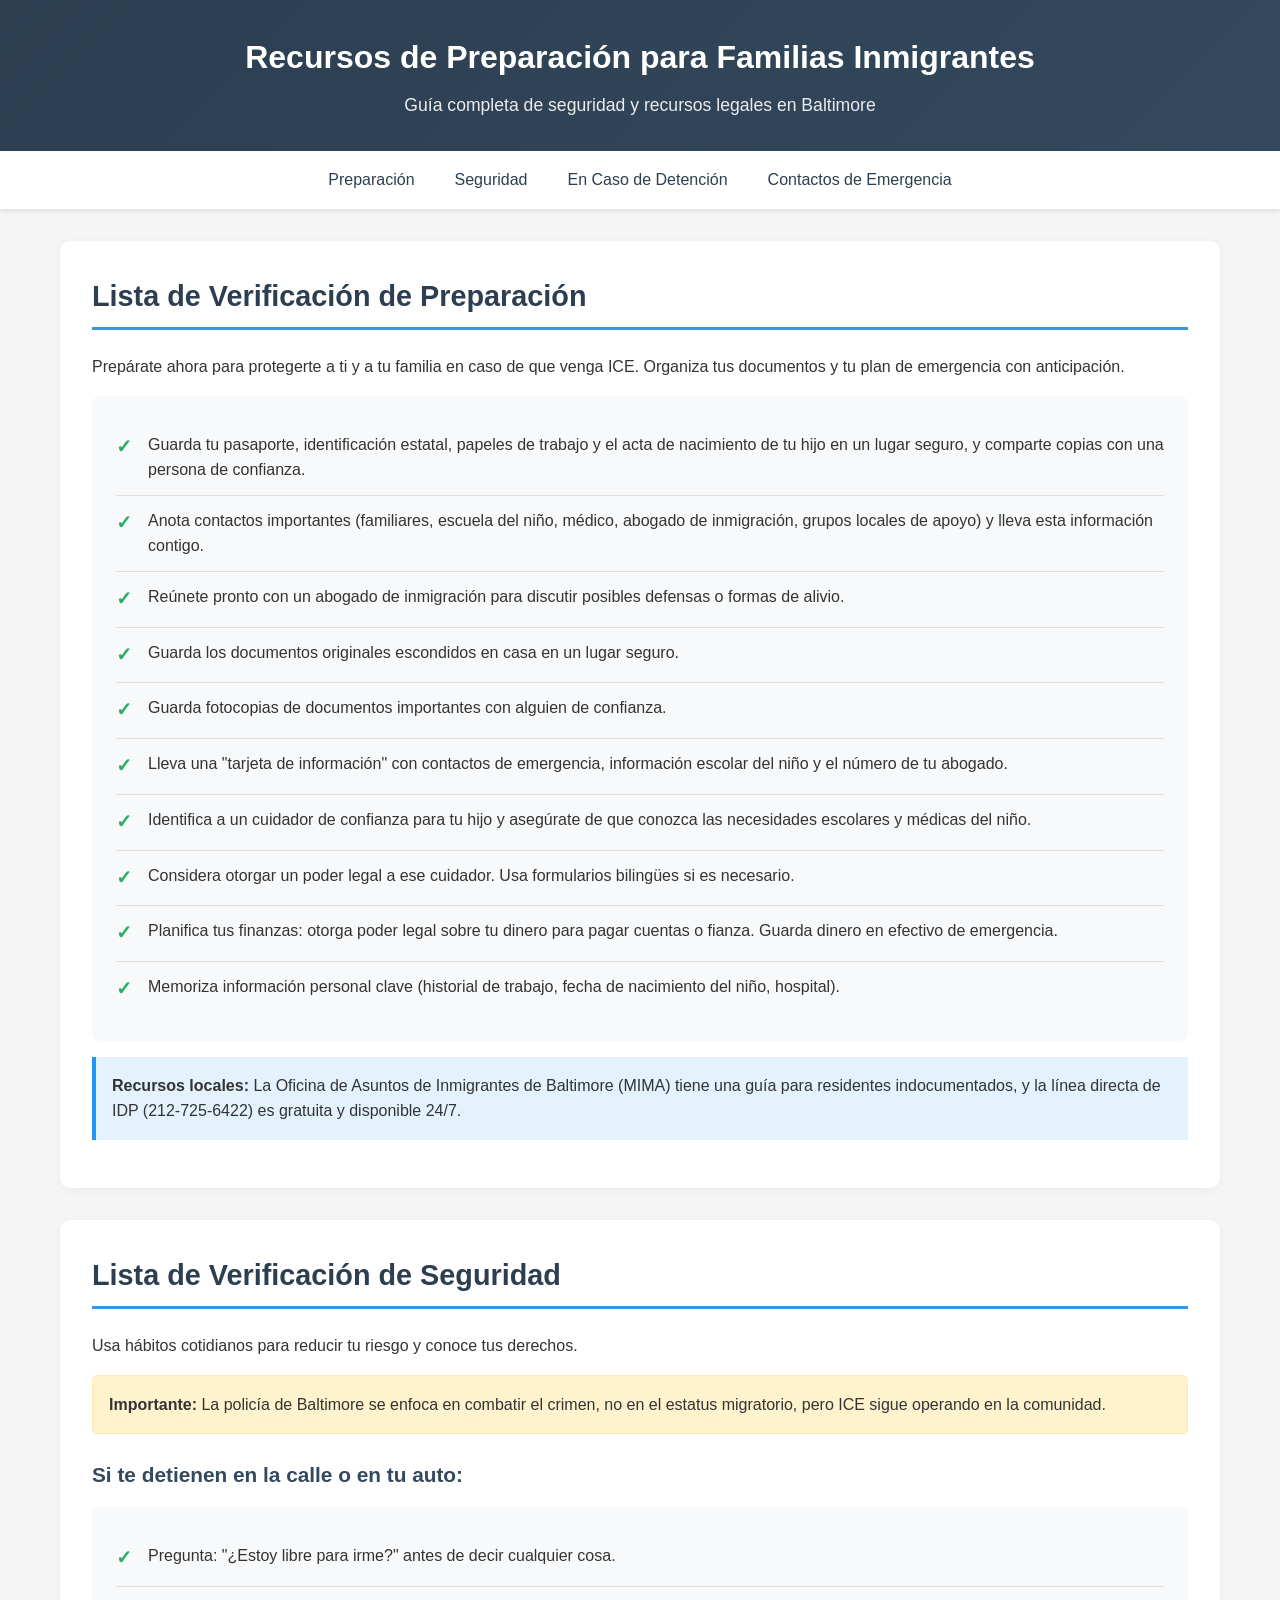
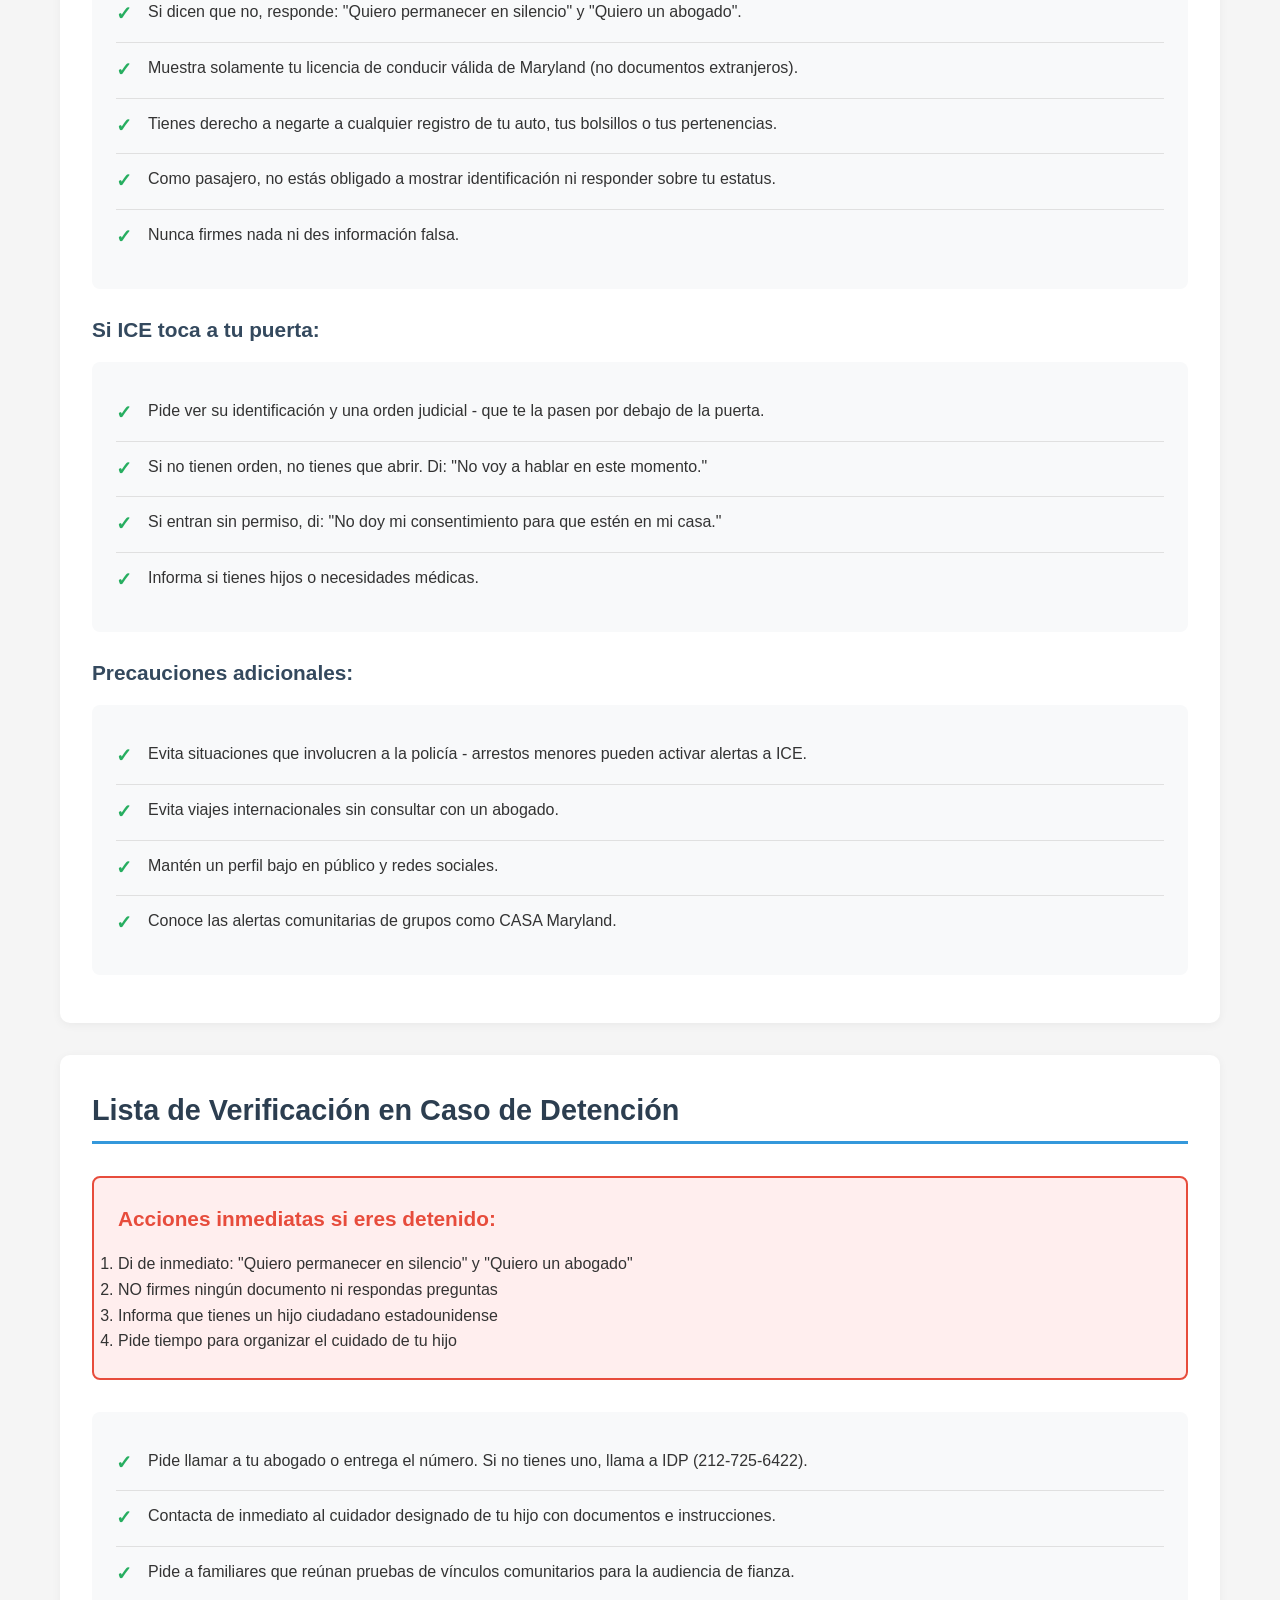
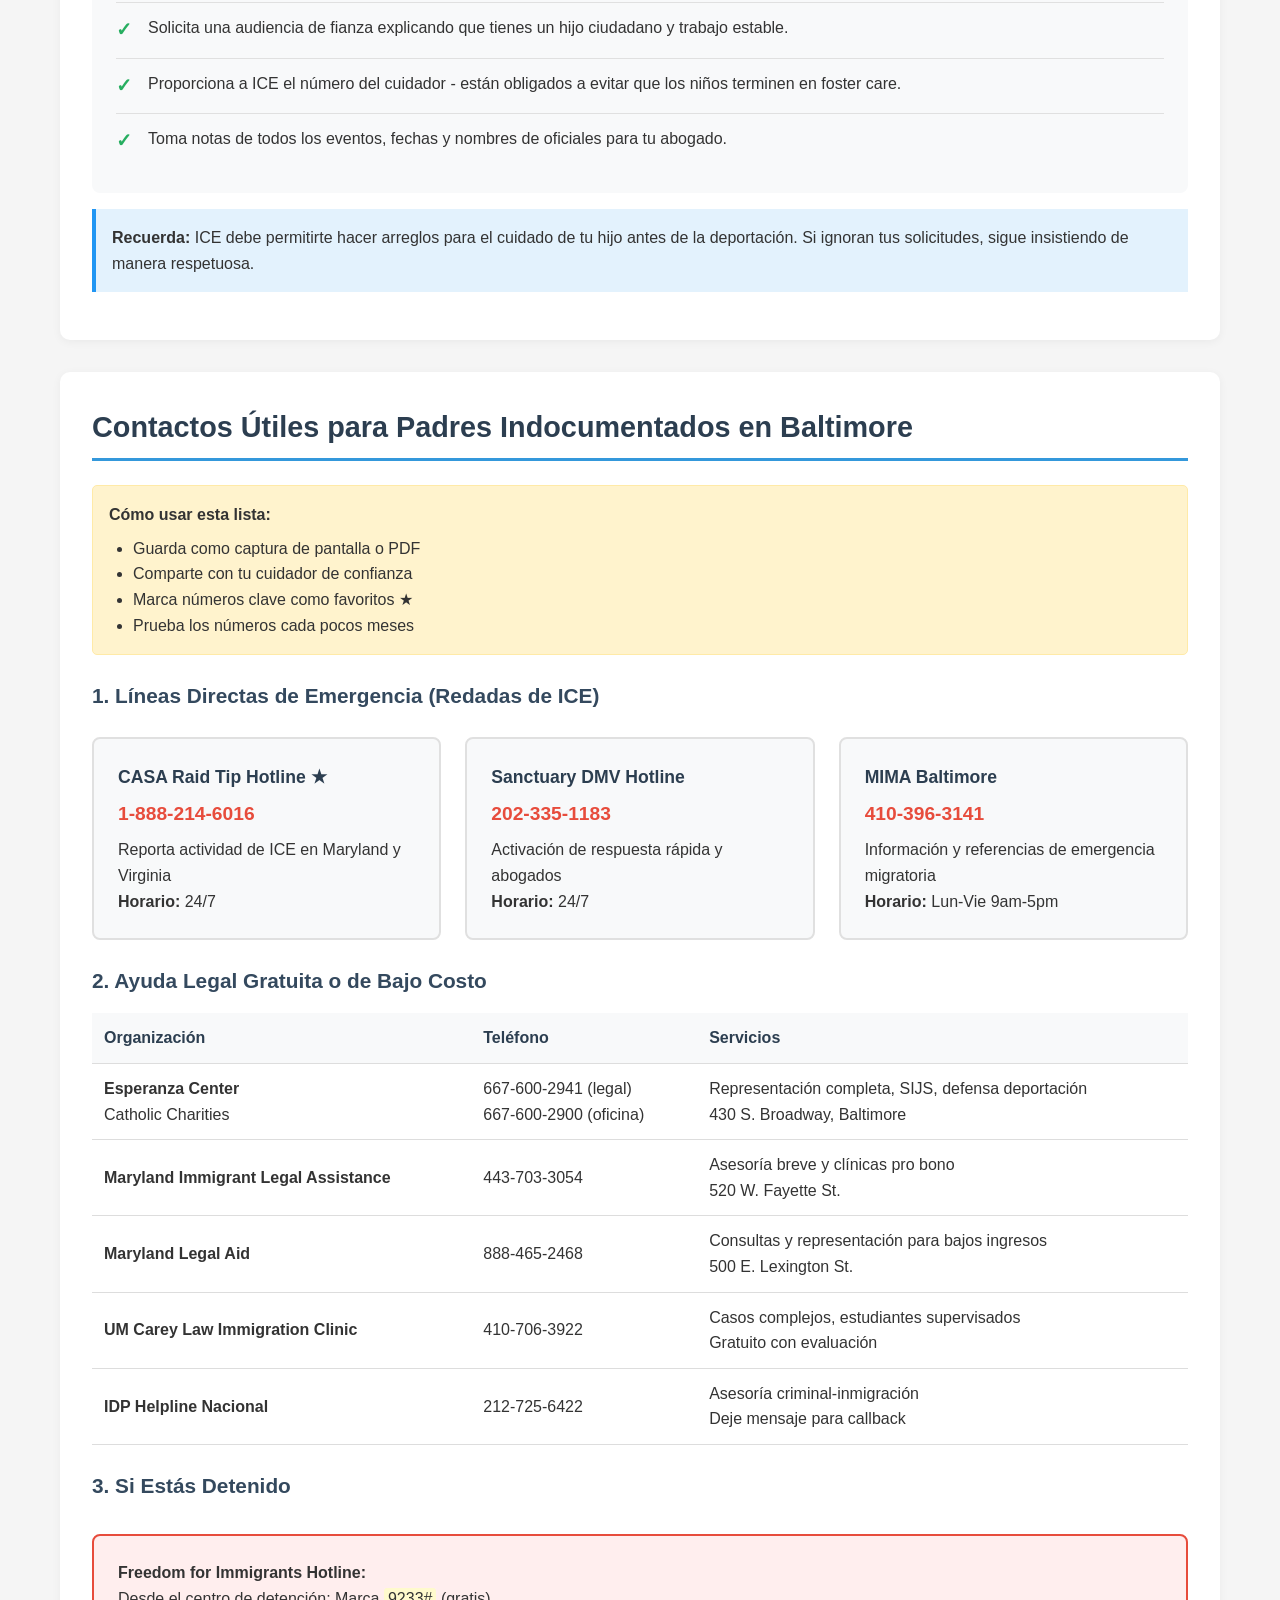
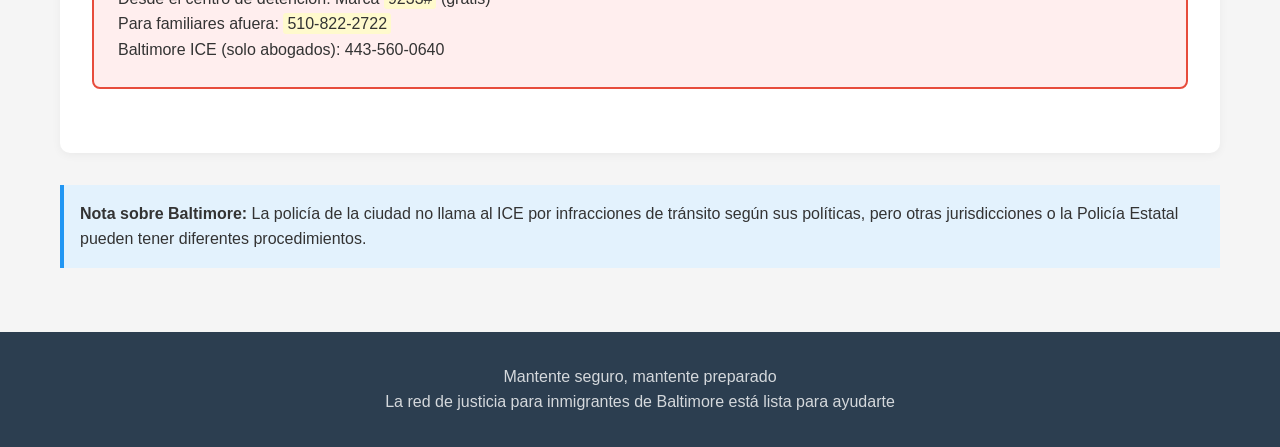
<file: index.html>
<!DOCTYPE html>
<html lang="es">
<head>
    <meta charset="UTF-8">
    <meta name="viewport" content="width=device-width, initial-scale=1.0">
    <title>Recursos de Preparación para Familias Inmigrantes</title>
    <style>
        * {
            margin: 0;
            padding: 0;
            box-sizing: border-box;
        }

        body {
            font-family: -apple-system, BlinkMacSystemFont, 'Segoe UI', Roboto, Arial, sans-serif;
            line-height: 1.6;
            color: #333;
            background-color: #f5f5f5;
        }

        header {
            background: linear-gradient(135deg, #2c3e50 0%, #34495e 100%);
            color: white;
            padding: 2rem 0;
            box-shadow: 0 2px 10px rgba(0,0,0,0.1);
        }

        .container {
            max-width: 1200px;
            margin: 0 auto;
            padding: 0 20px;
        }

        h1 {
            font-size: 2rem;
            margin-bottom: 0.5rem;
            text-align: center;
        }

        .subtitle {
            text-align: center;
            opacity: 0.9;
            font-size: 1.1rem;
        }

        nav {
            background-color: #fff;
            box-shadow: 0 2px 5px rgba(0,0,0,0.1);
            position: sticky;
            top: 0;
            z-index: 1000;
        }

        nav ul {
            list-style: none;
            display: flex;
            flex-wrap: wrap;
            justify-content: center;
            padding: 1rem 0;
        }

        nav a {
            color: #2c3e50;
            text-decoration: none;
            padding: 0.5rem 1rem;
            margin: 0.25rem;
            border-radius: 5px;
            transition: all 0.3s ease;
            font-weight: 500;
        }

        nav a:hover {
            background-color: #3498db;
            color: white;
        }

        .section {
            background-color: white;
            margin: 2rem 0;
            padding: 2rem;
            border-radius: 10px;
            box-shadow: 0 2px 10px rgba(0,0,0,0.05);
        }

        h2 {
            color: #2c3e50;
            margin-bottom: 1.5rem;
            font-size: 1.8rem;
            border-bottom: 3px solid #3498db;
            padding-bottom: 0.5rem;
        }

        h3 {
            color: #34495e;
            margin: 1.5rem 0 1rem;
            font-size: 1.3rem;
        }

        .checklist {
            background-color: #f8f9fa;
            padding: 1.5rem;
            border-radius: 8px;
            margin: 1rem 0;
        }

        .checklist-item {
            padding: 0.75rem 0;
            border-bottom: 1px solid #e0e0e0;
            display: flex;
            align-items: flex-start;
        }

        .checklist-item:last-child {
            border-bottom: none;
        }

        .checklist-item::before {
            content: "✓";
            color: #27ae60;
            font-weight: bold;
            margin-right: 1rem;
            font-size: 1.2rem;
        }

        .contact-grid {
            display: grid;
            grid-template-columns: repeat(auto-fit, minmax(300px, 1fr));
            gap: 1.5rem;
            margin-top: 1.5rem;
        }

        .contact-card {
            background-color: #f8f9fa;
            padding: 1.5rem;
            border-radius: 8px;
            border: 2px solid #e0e0e0;
            transition: all 0.3s ease;
        }

        .contact-card:hover {
            border-color: #3498db;
            box-shadow: 0 4px 12px rgba(52, 152, 219, 0.15);
        }

        .contact-card h4 {
            color: #2c3e50;
            margin-bottom: 0.5rem;
            font-size: 1.1rem;
        }

        .contact-card .phone {
            font-size: 1.2rem;
            font-weight: bold;
            color: #e74c3c;
            margin: 0.5rem 0;
        }

        .emergency {
            background-color: #fee;
            border: 2px solid #e74c3c;
            padding: 1.5rem;
            border-radius: 8px;
            margin: 2rem 0;
        }

        .emergency h3 {
            color: #e74c3c;
            margin-top: 0;
        }

        .warning {
            background-color: #fff3cd;
            border: 1px solid #ffeaa7;
            padding: 1rem;
            border-radius: 5px;
            margin: 1rem 0;
        }

        .info-box {
            background-color: #e3f2fd;
            border-left: 4px solid #2196f3;
            padding: 1rem;
            margin: 1rem 0;
        }

        table {
            width: 100%;
            border-collapse: collapse;
            margin: 1rem 0;
        }

        th, td {
            padding: 0.75rem;
            text-align: left;
            border-bottom: 1px solid #ddd;
        }

        th {
            background-color: #f8f9fa;
            font-weight: 600;
            color: #2c3e50;
        }

        tr:hover {
            background-color: #f8f9fa;
        }

        .footer {
            background-color: #2c3e50;
            color: white;
            text-align: center;
            padding: 2rem 0;
            margin-top: 4rem;
        }

        .footer p {
            opacity: 0.8;
        }

        @media (max-width: 768px) {
            h1 {
                font-size: 1.5rem;
            }
            
            .section {
                padding: 1.5rem;
            }

            nav ul {
                flex-direction: column;
            }

            nav a {
                display: block;
                text-align: center;
            }
        }

        .highlight {
            background-color: #fffacd;
            padding: 2px 4px;
            border-radius: 3px;
        }

        .btn {
            display: inline-block;
            padding: 0.75rem 1.5rem;
            background-color: #3498db;
            color: white;
            text-decoration: none;
            border-radius: 5px;
            transition: all 0.3s ease;
            margin-top: 1rem;
        }

        .btn:hover {
            background-color: #2980b9;
            transform: translateY(-2px);
            box-shadow: 0 4px 8px rgba(0,0,0,0.15);
        }
    </style>
</head>
<body>
    <header>
        <div class="container">
            <h1>Recursos de Preparación para Familias Inmigrantes</h1>
            <p class="subtitle">Guía completa de seguridad y recursos legales en Baltimore</p>
        </div>
    </header>

    <nav>
        <div class="container">
            <ul>
                <li><a href="#preparacion">Preparación</a></li>
                <li><a href="#seguridad">Seguridad</a></li>
                <li><a href="#detencion">En Caso de Detención</a></li>
                <li><a href="#contactos">Contactos de Emergencia</a></li>
            </ul>
        </div>
    </nav>

    <main class="container">
        <section id="preparacion" class="section">
            <h2>Lista de Verificación de Preparación</h2>
            <p>Prepárate ahora para protegerte a ti y a tu familia en caso de que venga ICE. Organiza tus documentos y tu plan de emergencia con anticipación.</p>
            
            <div class="checklist">
                <div class="checklist-item">
                    Guarda tu pasaporte, identificación estatal, papeles de trabajo y el acta de nacimiento de tu hijo en un lugar seguro, y comparte copias con una persona de confianza.
                </div>
                <div class="checklist-item">
                    Anota contactos importantes (familiares, escuela del niño, médico, abogado de inmigración, grupos locales de apoyo) y lleva esta información contigo.
                </div>
                <div class="checklist-item">
                    Reúnete pronto con un abogado de inmigración para discutir posibles defensas o formas de alivio.
                </div>
                <div class="checklist-item">
                    Guarda los documentos originales escondidos en casa en un lugar seguro.
                </div>
                <div class="checklist-item">
                    Guarda fotocopias de documentos importantes con alguien de confianza.
                </div>
                <div class="checklist-item">
                    Lleva una "tarjeta de información" con contactos de emergencia, información escolar del niño y el número de tu abogado.
                </div>
                <div class="checklist-item">
                    Identifica a un cuidador de confianza para tu hijo y asegúrate de que conozca las necesidades escolares y médicas del niño.
                </div>
                <div class="checklist-item">
                    Considera otorgar un poder legal a ese cuidador. Usa formularios bilingües si es necesario.
                </div>
                <div class="checklist-item">
                    Planifica tus finanzas: otorga poder legal sobre tu dinero para pagar cuentas o fianza. Guarda dinero en efectivo de emergencia.
                </div>
                <div class="checklist-item">
                    Memoriza información personal clave (historial de trabajo, fecha de nacimiento del niño, hospital).
                </div>
            </div>

            <div class="info-box">
                <strong>Recursos locales:</strong> La Oficina de Asuntos de Inmigrantes de Baltimore (MIMA) tiene una guía para residentes indocumentados, y la línea directa de IDP (212-725-6422) es gratuita y disponible 24/7.
            </div>
        </section>

        <section id="seguridad" class="section">
            <h2>Lista de Verificación de Seguridad</h2>
            <p>Usa hábitos cotidianos para reducir tu riesgo y conoce tus derechos.</p>

            <div class="warning">
                <strong>Importante:</strong> La policía de Baltimore se enfoca en combatir el crimen, no en el estatus migratorio, pero ICE sigue operando en la comunidad.
            </div>

            <h3>Si te detienen en la calle o en tu auto:</h3>
            <div class="checklist">
                <div class="checklist-item">
                    Pregunta: "¿Estoy libre para irme?" antes de decir cualquier cosa.
                </div>
                <div class="checklist-item">
                    Si dicen que no, responde: "Quiero permanecer en silencio" y "Quiero un abogado".
                </div>
                <div class="checklist-item">
                    Muestra solamente tu licencia de conducir válida de Maryland (no documentos extranjeros).
                </div>
                <div class="checklist-item">
                    Tienes derecho a negarte a cualquier registro de tu auto, tus bolsillos o tus pertenencias.
                </div>
                <div class="checklist-item">
                    Como pasajero, no estás obligado a mostrar identificación ni responder sobre tu estatus.
                </div>
                <div class="checklist-item">
                    Nunca firmes nada ni des información falsa.
                </div>
            </div>

            <h3>Si ICE toca a tu puerta:</h3>
            <div class="checklist">
                <div class="checklist-item">
                    Pide ver su identificación y una orden judicial - que te la pasen por debajo de la puerta.
                </div>
                <div class="checklist-item">
                    Si no tienen orden, no tienes que abrir. Di: "No voy a hablar en este momento."
                </div>
                <div class="checklist-item">
                    Si entran sin permiso, di: "No doy mi consentimiento para que estén en mi casa."
                </div>
                <div class="checklist-item">
                    Informa si tienes hijos o necesidades médicas.
                </div>
            </div>

            <h3>Precauciones adicionales:</h3>
            <div class="checklist">
                <div class="checklist-item">
                    Evita situaciones que involucren a la policía - arrestos menores pueden activar alertas a ICE.
                </div>
                <div class="checklist-item">
                    Evita viajes internacionales sin consultar con un abogado.
                </div>
                <div class="checklist-item">
                    Mantén un perfil bajo en público y redes sociales.
                </div>
                <div class="checklist-item">
                    Conoce las alertas comunitarias de grupos como CASA Maryland.
                </div>
            </div>
        </section>

        <section id="detencion" class="section">
            <h2>Lista de Verificación en Caso de Detención</h2>
            
            <div class="emergency">
                <h3>Acciones inmediatas si eres detenido:</h3>
                <ol>
                    <li>Di de inmediato: "Quiero permanecer en silencio" y "Quiero un abogado"</li>
                    <li>NO firmes ningún documento ni respondas preguntas</li>
                    <li>Informa que tienes un hijo ciudadano estadounidense</li>
                    <li>Pide tiempo para organizar el cuidado de tu hijo</li>
                </ol>
            </div>

            <div class="checklist">
                <div class="checklist-item">
                    Pide llamar a tu abogado o entrega el número. Si no tienes uno, llama a IDP (212-725-6422).
                </div>
                <div class="checklist-item">
                    Contacta de inmediato al cuidador designado de tu hijo con documentos e instrucciones.
                </div>
                <div class="checklist-item">
                    Pide a familiares que reúnan pruebas de vínculos comunitarios para la audiencia de fianza.
                </div>
                <div class="checklist-item">
                    Solicita una audiencia de fianza explicando que tienes un hijo ciudadano y trabajo estable.
                </div>
                <div class="checklist-item">
                    Proporciona a ICE el número del cuidador - están obligados a evitar que los niños terminen en foster care.
                </div>
                <div class="checklist-item">
                    Toma notas de todos los eventos, fechas y nombres de oficiales para tu abogado.
                </div>
            </div>

            <div class="info-box">
                <strong>Recuerda:</strong> ICE debe permitirte hacer arreglos para el cuidado de tu hijo antes de la deportación. Si ignoran tus solicitudes, sigue insistiendo de manera respetuosa.
            </div>
        </section>

        <section id="contactos" class="section">
            <h2>Contactos Útiles para Padres Indocumentados en Baltimore</h2>
            
            <div class="warning">
                <strong>Cómo usar esta lista:</strong>
                <ul style="margin-top: 0.5rem; padding-left: 1.5rem;">
                    <li>Guarda como captura de pantalla o PDF</li>
                    <li>Comparte con tu cuidador de confianza</li>
                    <li>Marca números clave como favoritos ★</li>
                    <li>Prueba los números cada pocos meses</li>
                </ul>
            </div>

            <h3>1. Líneas Directas de Emergencia (Redadas de ICE)</h3>
            <div class="contact-grid">
                <div class="contact-card">
                    <h4>CASA Raid Tip Hotline ★</h4>
                    <p class="phone">1-888-214-6016</p>
                    <p>Reporta actividad de ICE en Maryland y Virginia</p>
                    <p><strong>Horario:</strong> 24/7</p>
                </div>
                <div class="contact-card">
                    <h4>Sanctuary DMV Hotline</h4>
                    <p class="phone">202-335-1183</p>
                    <p>Activación de respuesta rápida y abogados</p>
                    <p><strong>Horario:</strong> 24/7</p>
                </div>
                <div class="contact-card">
                    <h4>MIMA Baltimore</h4>
                    <p class="phone">410-396-3141</p>
                    <p>Información y referencias de emergencia migratoria</p>
                    <p><strong>Horario:</strong> Lun-Vie 9am-5pm</p>
                </div>
            </div>

            <h3>2. Ayuda Legal Gratuita o de Bajo Costo</h3>
            <table>
                <thead>
                    <tr>
                        <th>Organización</th>
                        <th>Teléfono</th>
                        <th>Servicios</th>
                    </tr>
                </thead>
                <tbody>
                    <tr>
                        <td><strong>Esperanza Center</strong><br>Catholic Charities</td>
                        <td>667-600-2941 (legal)<br>667-600-2900 (oficina)</td>
                        <td>Representación completa, SIJS, defensa deportación<br>430 S. Broadway, Baltimore</td>
                    </tr>
                    <tr>
                        <td><strong>Maryland Immigrant Legal Assistance</strong></td>
                        <td>443-703-3054</td>
                        <td>Asesoría breve y clínicas pro bono<br>520 W. Fayette St.</td>
                    </tr>
                    <tr>
                        <td><strong>Maryland Legal Aid</strong></td>
                        <td>888-465-2468</td>
                        <td>Consultas y representación para bajos ingresos<br>500 E. Lexington St.</td>
                    </tr>
                    <tr>
                        <td><strong>UM Carey Law Immigration Clinic</strong></td>
                        <td>410-706-3922</td>
                        <td>Casos complejos, estudiantes supervisados<br>Gratuito con evaluación</td>
                    </tr>
                    <tr>
                        <td><strong>IDP Helpline Nacional</strong></td>
                        <td>212-725-6422</td>
                        <td>Asesoría criminal-inmigración<br>Deje mensaje para callback</td>
                    </tr>
                </tbody>
            </table>

            <h3>3. Si Estás Detenido</h3>
            <div class="emergency">
                <p><strong>Freedom for Immigrants Hotline:</strong></p>
                <p>Desde el centro de detención: Marca <span class="highlight">9233#</span> (gratis)</p>
                <p>Para familiares afuera: <span class="highlight">510-822-2722</span></p>
                <p>Baltimore ICE (solo abogados): 443-560-0640</p>
            </div>
        </section>
          <div class="info-box">
                <strong>Nota sobre Baltimore:</strong> La policía de la ciudad no llama al ICE por infracciones de tránsito según sus políticas, pero otras jurisdicciones o la Policía Estatal pueden tener diferentes procedimientos.
            </div>
    </main>

    <footer class="footer">
        <div class="container">
            <p>Mantente seguro, mantente preparado</p>
            <p>La red de justicia para inmigrantes de Baltimore está lista para ayudarte</p>
        </div>
    </footer>
</body>
</html>
</file>
